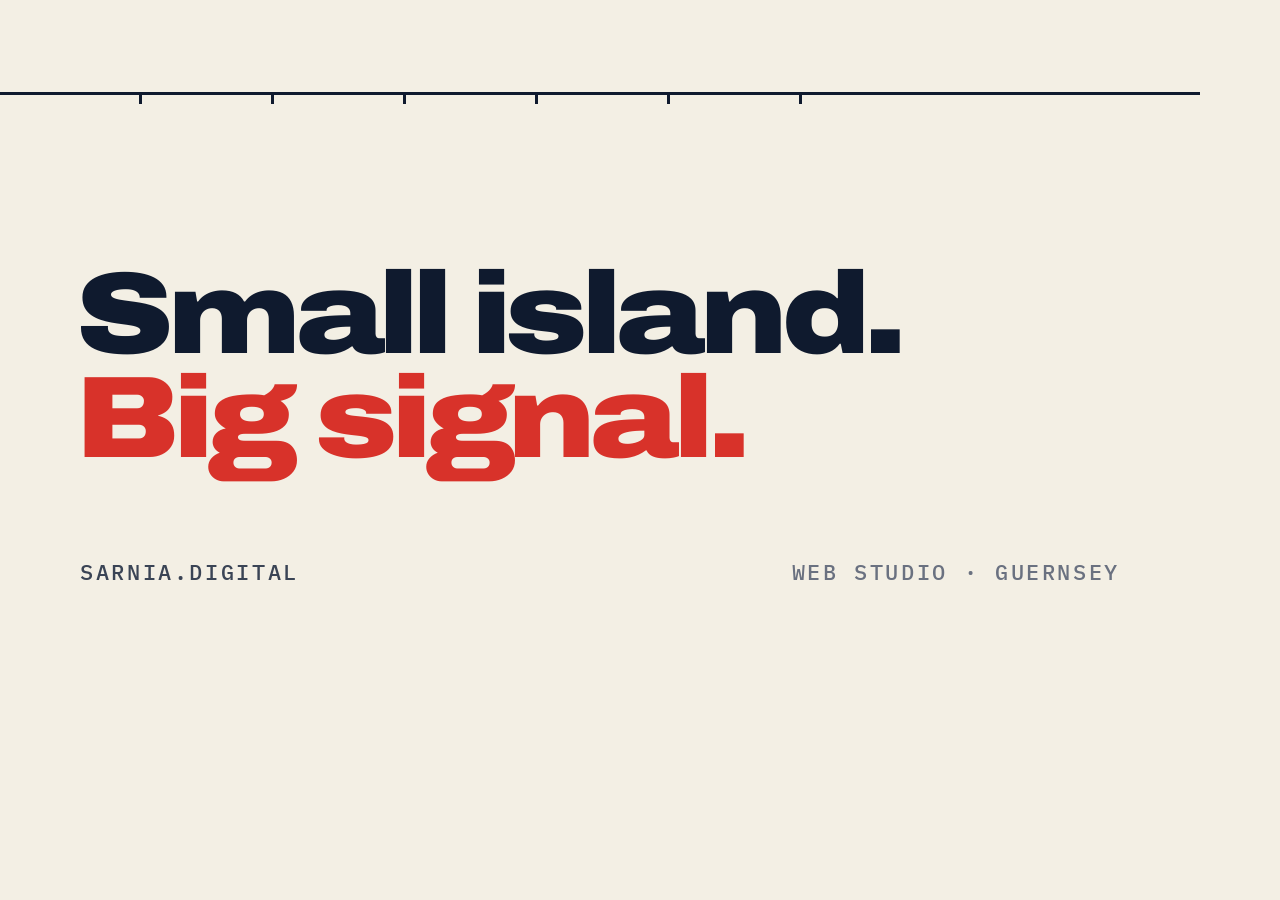
<file: tools/og.html>
<!doctype html>
<!-- The 1200x630 share card (site/img/og.jpg). tools/render-images.cjs loads this with the flag
     sprite inlined and screenshots it. -->
<html><head><meta charset="utf-8"><style>
@font-face { font-family: "Archivo"; src: url("../site/fonts/Archivo-100-900.woff2") format("woff2"); font-weight: 100 900; font-stretch: 62% 125%; }
@font-face { font-family: "Plex Mono"; src: url("../site/fonts/IBMPlexMono-500.woff2") format("woff2"); font-weight: 500; }
html, body { margin: 0; }
body { width: 1200px; height: 630px; background: #F3EFE4; color: #0F1A2E; font-family: "Archivo"; position: relative; overflow: hidden; }
.line { position: absolute; left: 0; right: 0; top: 92px; height: 3px; background: #0F1A2E; }
.flags { position: absolute; left: 80px; top: 70px; display: flex; gap: 14px; }
.flags div { position: relative; padding-top: 32px; }
.flags div::before { content: ""; position: absolute; left: 50%; top: 22px; width: 3px; height: 12px; background: #0F1A2E; }
.flags svg { width: 118px; height: 94px; display: block; }
h1 { position: absolute; left: 76px; top: 262px; margin: 0; font-size: 116px; line-height: .9; font-weight: 900; font-stretch: 118%; letter-spacing: -.045em; }
h1 span { display: block; color: #D8322A; }
.url { position: absolute; left: 80px; bottom: 44px; font: 500 22px "Plex Mono"; letter-spacing: .12em; color: #3A4455; }
.where { position: absolute; right: 80px; bottom: 44px; font: 500 22px "Plex Mono"; letter-spacing: .12em; color: #6A7180; }
</style></head><body>
<!--SPRITE-->
<div class="line"></div>
<div class="flags">
  <div><svg viewBox="0 0 50 40"><use href="#flag-S"/></svg></div><div><svg viewBox="0 0 50 40"><use href="#flag-A"/></svg></div>
  <div><svg viewBox="0 0 50 40"><use href="#flag-R"/></svg></div><div><svg viewBox="0 0 50 40"><use href="#flag-N"/></svg></div>
  <div><svg viewBox="0 0 50 40"><use href="#flag-I"/></svg></div><div><svg viewBox="0 0 50 40"><use href="#flag-A"/></svg></div>
</div>
<h1>Small island.<span>Big signal.</span></h1>
<div class="url">SARNIA.DIGITAL</div>
<div class="where">WEB STUDIO · GUERNSEY</div>
</body></html>
</file>
